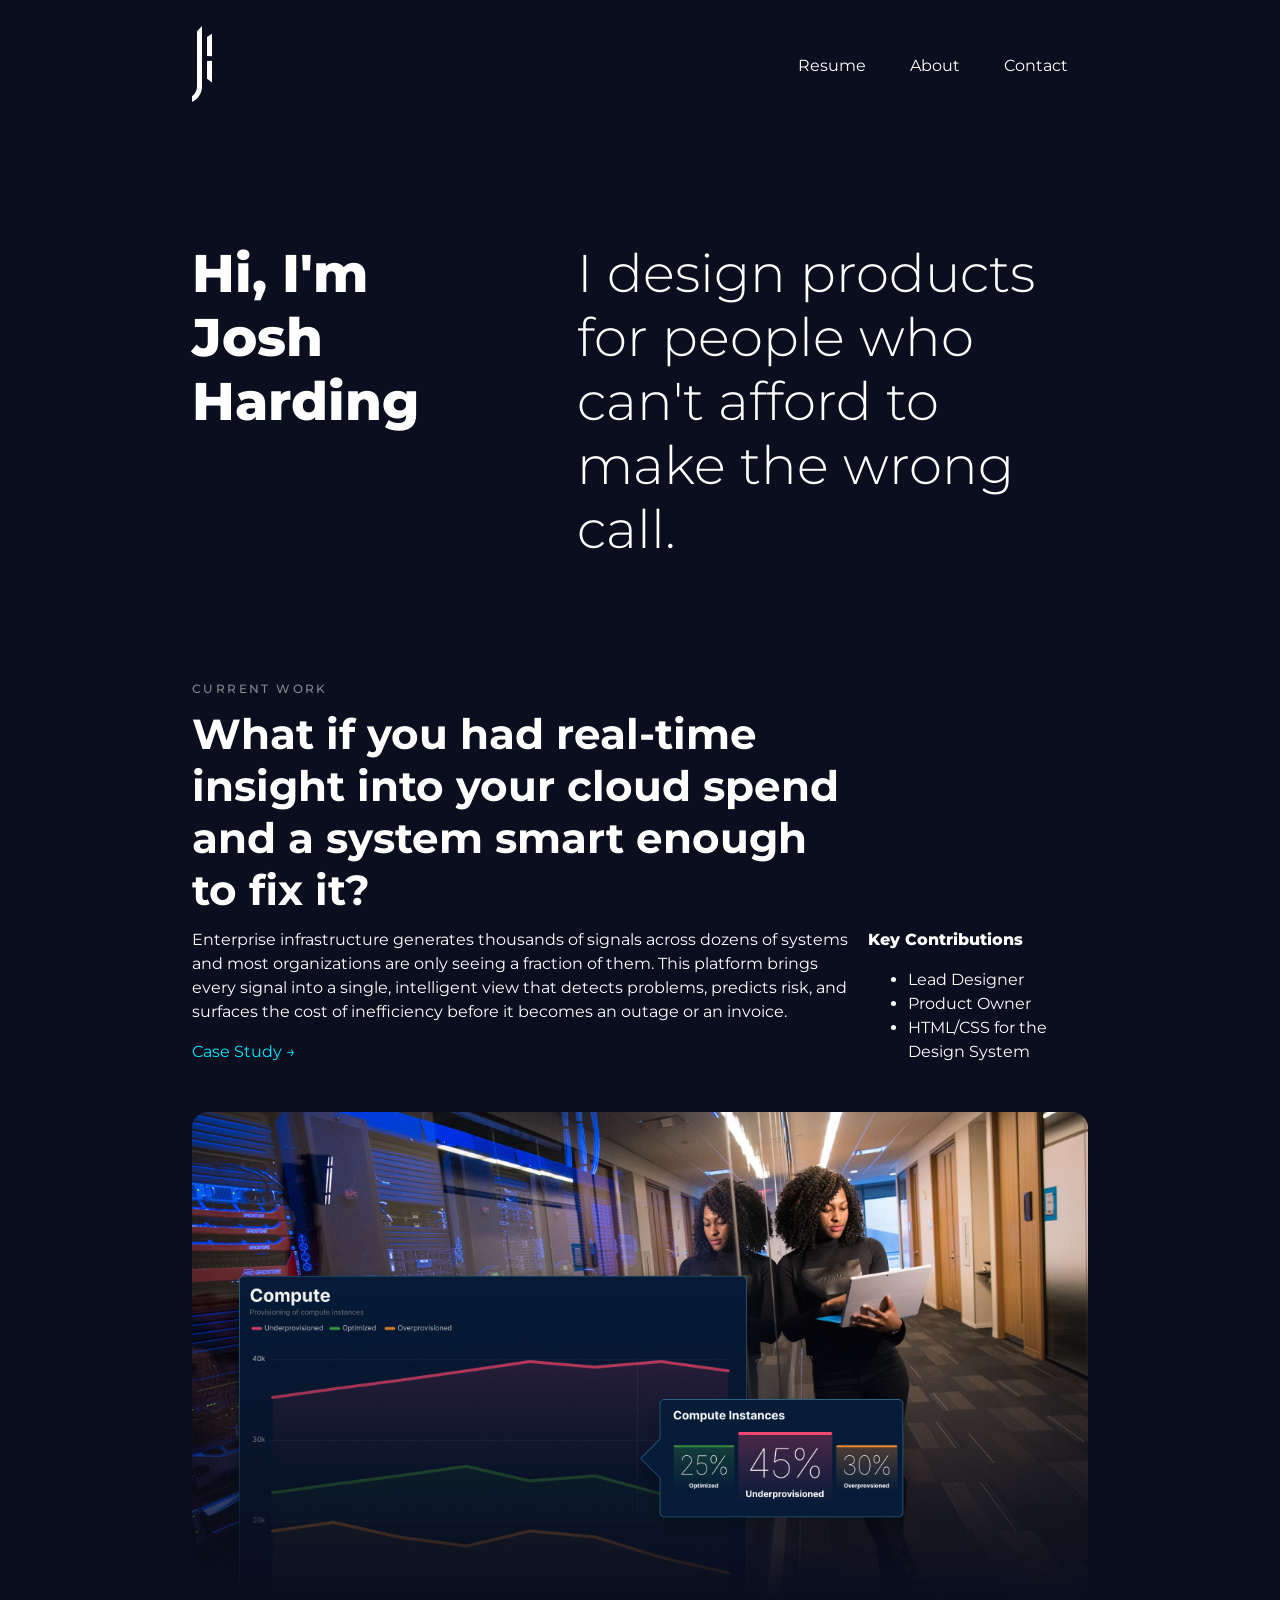
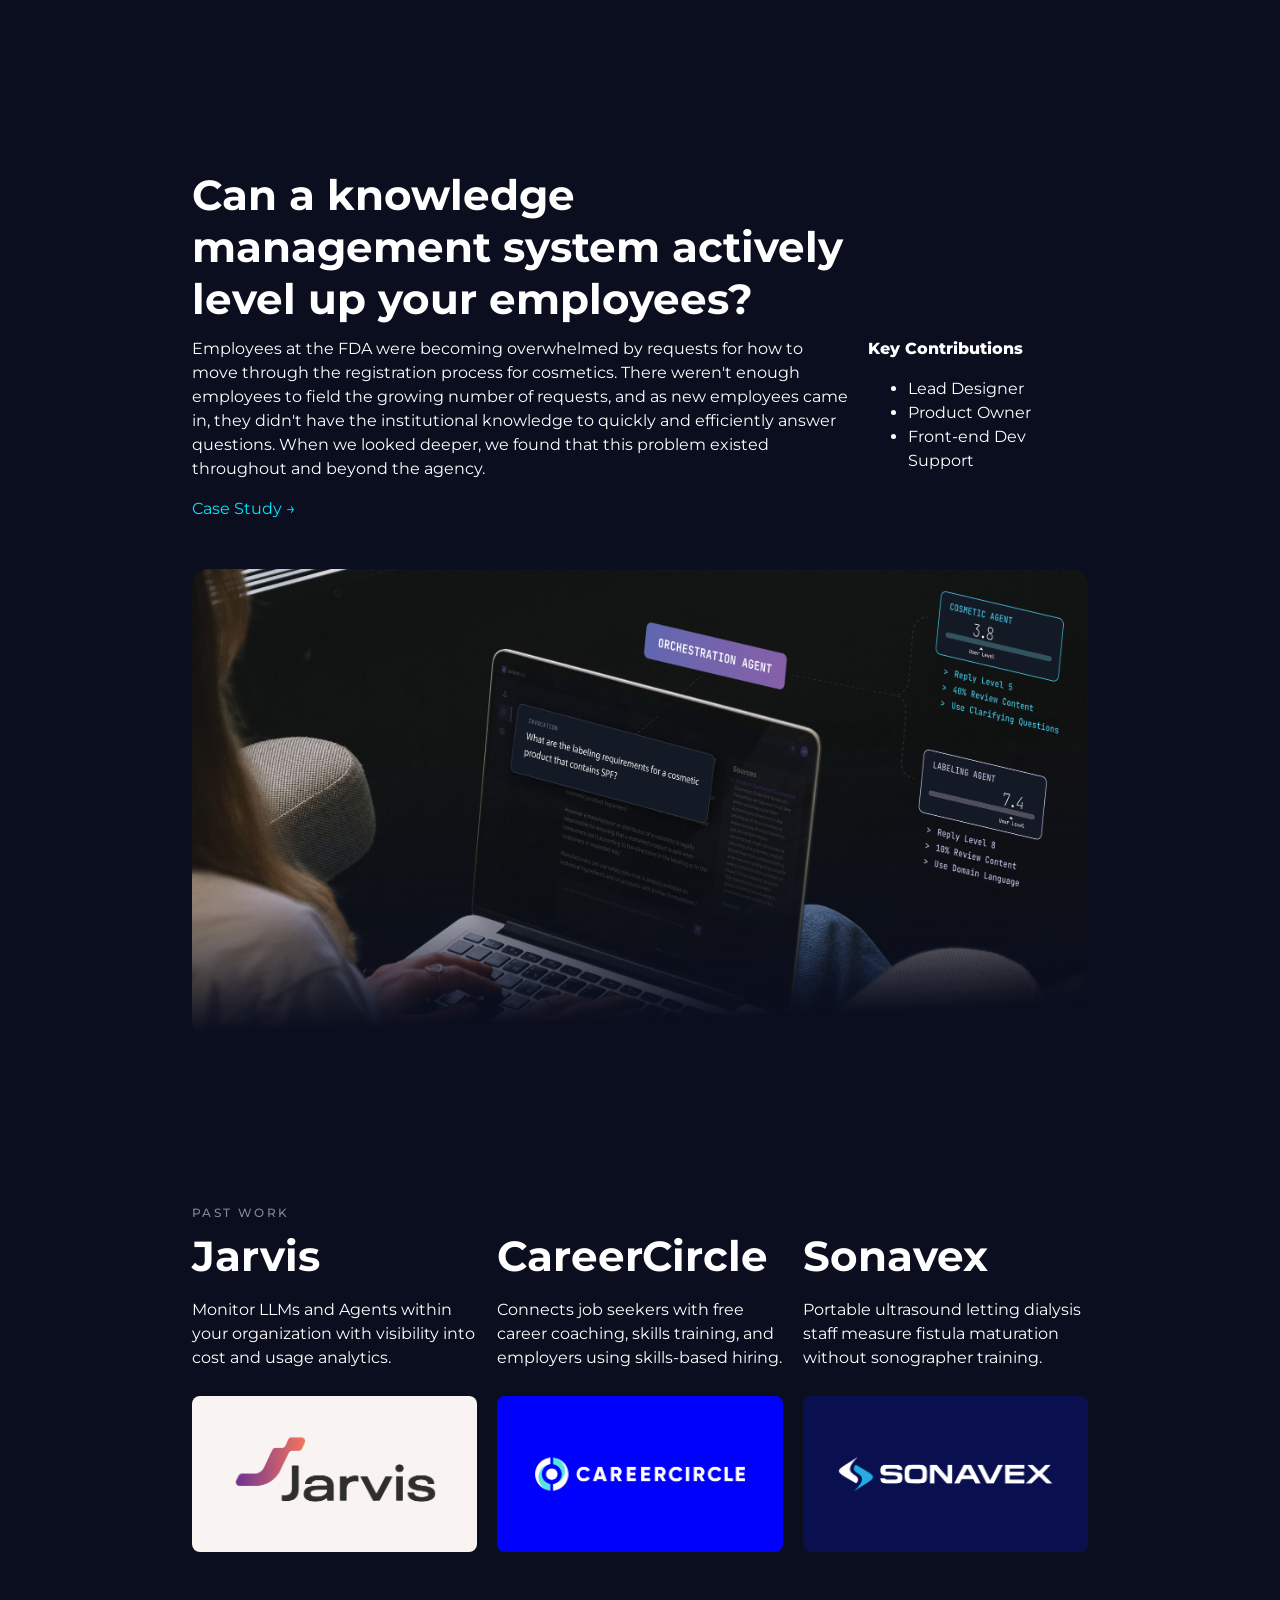
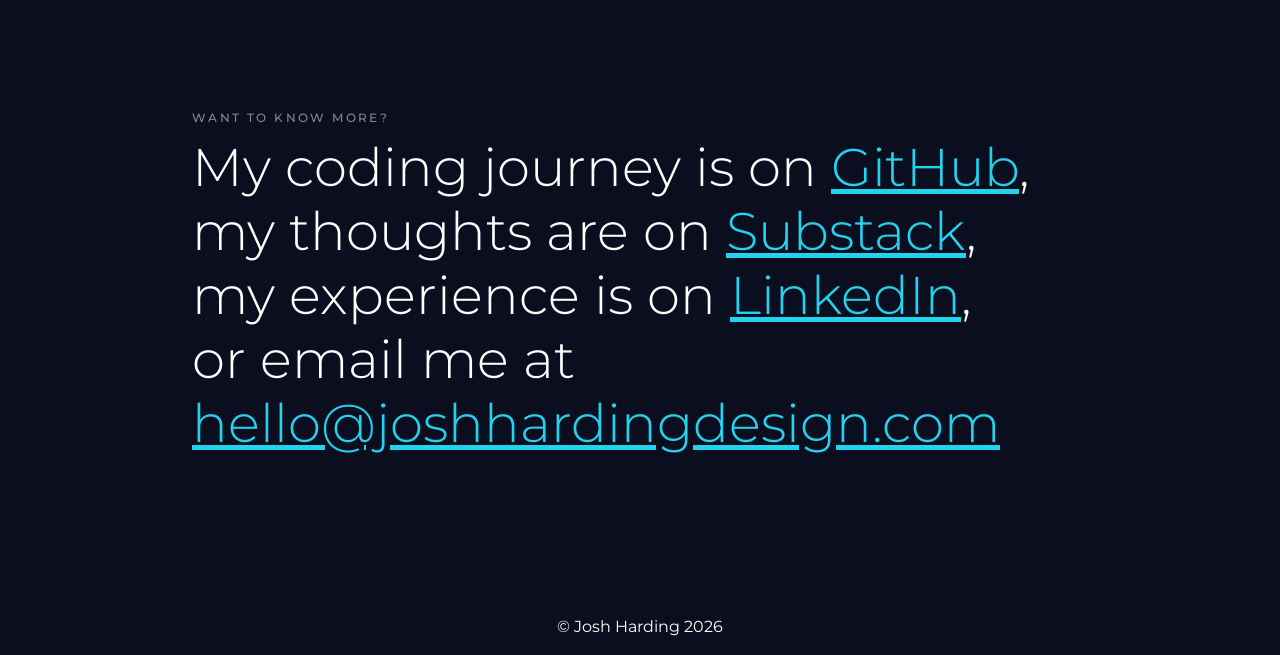
<file: index.html>
<!DOCTYPE html>
<html lang="en">
<head>
    <meta charset="UTF-8">
    <meta name="viewport" content="width=device-width, initial-scale=1.0">
    <title>Josh Harding - Product Designer</title>
    <link rel="stylesheet" href="styles.css">
    <link rel="preconnect" href="https://fonts.googleapis.com">
    <link rel="preconnect" href="https://fonts.gstatic.com" crossorigin>
    <link href="https://fonts.googleapis.com/css2?family=Montserrat:ital,wght@0,100..900;1,100..900&display=swap"
        rel="stylesheet">
</head>
<body>
    <div>
        <header>
            <nav class="navigation">
                <a href="./index.html"><img src="./images/jh-logo-mark-white.svg" alt="JH Monogram"
                        class="main_logo"></a>
                <div class="nav_group_links">
                    <ul>
                        <li class="nav_items"><a href="https://drive.google.com/file/d/1sCc6e_-9mGhKr966xI0JpeGTvCqOodsL/view?usp=sharing">Resume</a></li>
                        <!-- <li class="nav_items"><a href="#work-section">Work</a></li> -->
                        <li class="nav_items"><a href="./about.html">About</a></li>
                        <li class="nav_items"><a href="#contact-section">Contact</a></li>
                    </ul>
                </div>
            </nav>
        </header>
        <main>
            <div class="home-hero">
                <div>
                    <h1 class="big-body is-bold">Hi, I'm <br>Josh Harding</h1>
                </div>
                <div>
                    <h1 class="big-body">I design products for people who can't afford to make the wrong call.</h1>
                </div>
            </div>
            <h2 class="section-label" id="work-section">CURRENT WORK</h2>
       
        <div class="current-project">
            <div>
                <h3 class="current-title">What if you had real-time insight into your cloud spend and a system smart enough to fix it?</h3>
            </div>
            <div class="current-description">
                <div>
                    <p class="no-margin-top">Enterprise infrastructure generates thousands of signals across dozens of systems and most organizations are only seeing a fraction of them. This platform brings every signal into a single, intelligent view that detects problems, predicts risk, and surfaces the cost of inefficiency before it becomes an outage or an invoice.</p>
                    <a href="./foresite360-case-study.html">
                        <p class="read-more">Case Study &#8594;</p>
                    </a>
                </div>
                <div>
                    <p class="is-bold" style="margin:0">Key Contributions
                    <p>
                    <ul class="key-contributions">
                        <li>Lead Designer</li>
                        <li>Product Owner</li>
                        <li>HTML/CSS for the Design System</li>
                    </ul>
                </div>
            </div>
            <img src="./images/foresite-home2.png" class="current-work-image">
        </div>
        <div class="current-project">
            <div>
                <h3 class="current-title">Can a knowledge management system actively level up your employees?</h3>
            </div>
            <div class="current-description">
                <div>
                    <p class="no-margin-top">Employees at the FDA were becoming overwhelmed by requests for how to move through the registration process for
                    cosmetics. There weren't enough employees to field the growing number of requests, and as new employees came in, they
                    didn't have the institutional knowledge to quickly and efficiently answer questions. When we looked deeper, we found
                    that this problem existed throughout and beyond the agency.</p>
                    <a href="./axiomhub-case-study.html"><p class="read-more">Case Study &#8594;</p></a>
                </div>
                <div>
                    <p class="is-bold" style="margin:0">Key Contributions<p>
                    <ul class="key-contributions">
                        <li>Lead Designer</li>
                        <li>Product Owner</li>
                        <li>Front-end Dev Support</li>
                    </ul>
                </div>
            </div>
            <img src="./images/axiomhub-home2b.png" class="current-work-image">
        </div>
        <h2 class="section-label">PAST WORK</h2>
        <div class="past-work">
            <div>
                <h3 class="past-work-title">Jarvis</h3>
                <p>Monitor LLMs and Agents within your organization with visibility into cost and usage analytics.</p>
                <img src="./images/jarvis-logo.png" class="other-work-banner">
            </div>
            <div>
                <h3 class="past-work-title">CareerCircle</h3>
                <p>Connects job seekers with free career coaching, skills training, and employers using skills-based hiring.</p>
                <img src="./images/careercircle-logo.png" class="other-work-banner">
            </div>
            <div>
                <h3 class="past-work-title">Sonavex</h3>
                <p>Portable ultrasound letting dialysis staff measure fistula maturation without sonographer training.</p>
                <img src="./images/sonavex-logo.png" class="other-work-banner">
            </div>
        </div>
        <h2 class="section-label" id="contact-section">WANT TO KNOW MORE?</h2>
        <p class="big-body no-margin-top">
            My coding journey is on <a href="https://github.com/JoshHardingDesign" class="link">GitHub</a>,<br>
            my thoughts are on <a href="https://substack.com/@deindevelum598724" class="link">Substack</a>,<br>
            my experience is on <a href="https://www.linkedin.com/in/jhardingdesign/" class="link">LinkedIn</a>,<br>
            or email me at <a href="mailto:hello@joshhardingdesign.com" class="link">hello@joshhardingdesign.com</a>
        </p>
        </main>
        <footer>
            <p>© Josh Harding 2026</p>
        </footer>
    </div>
</body>
</file>
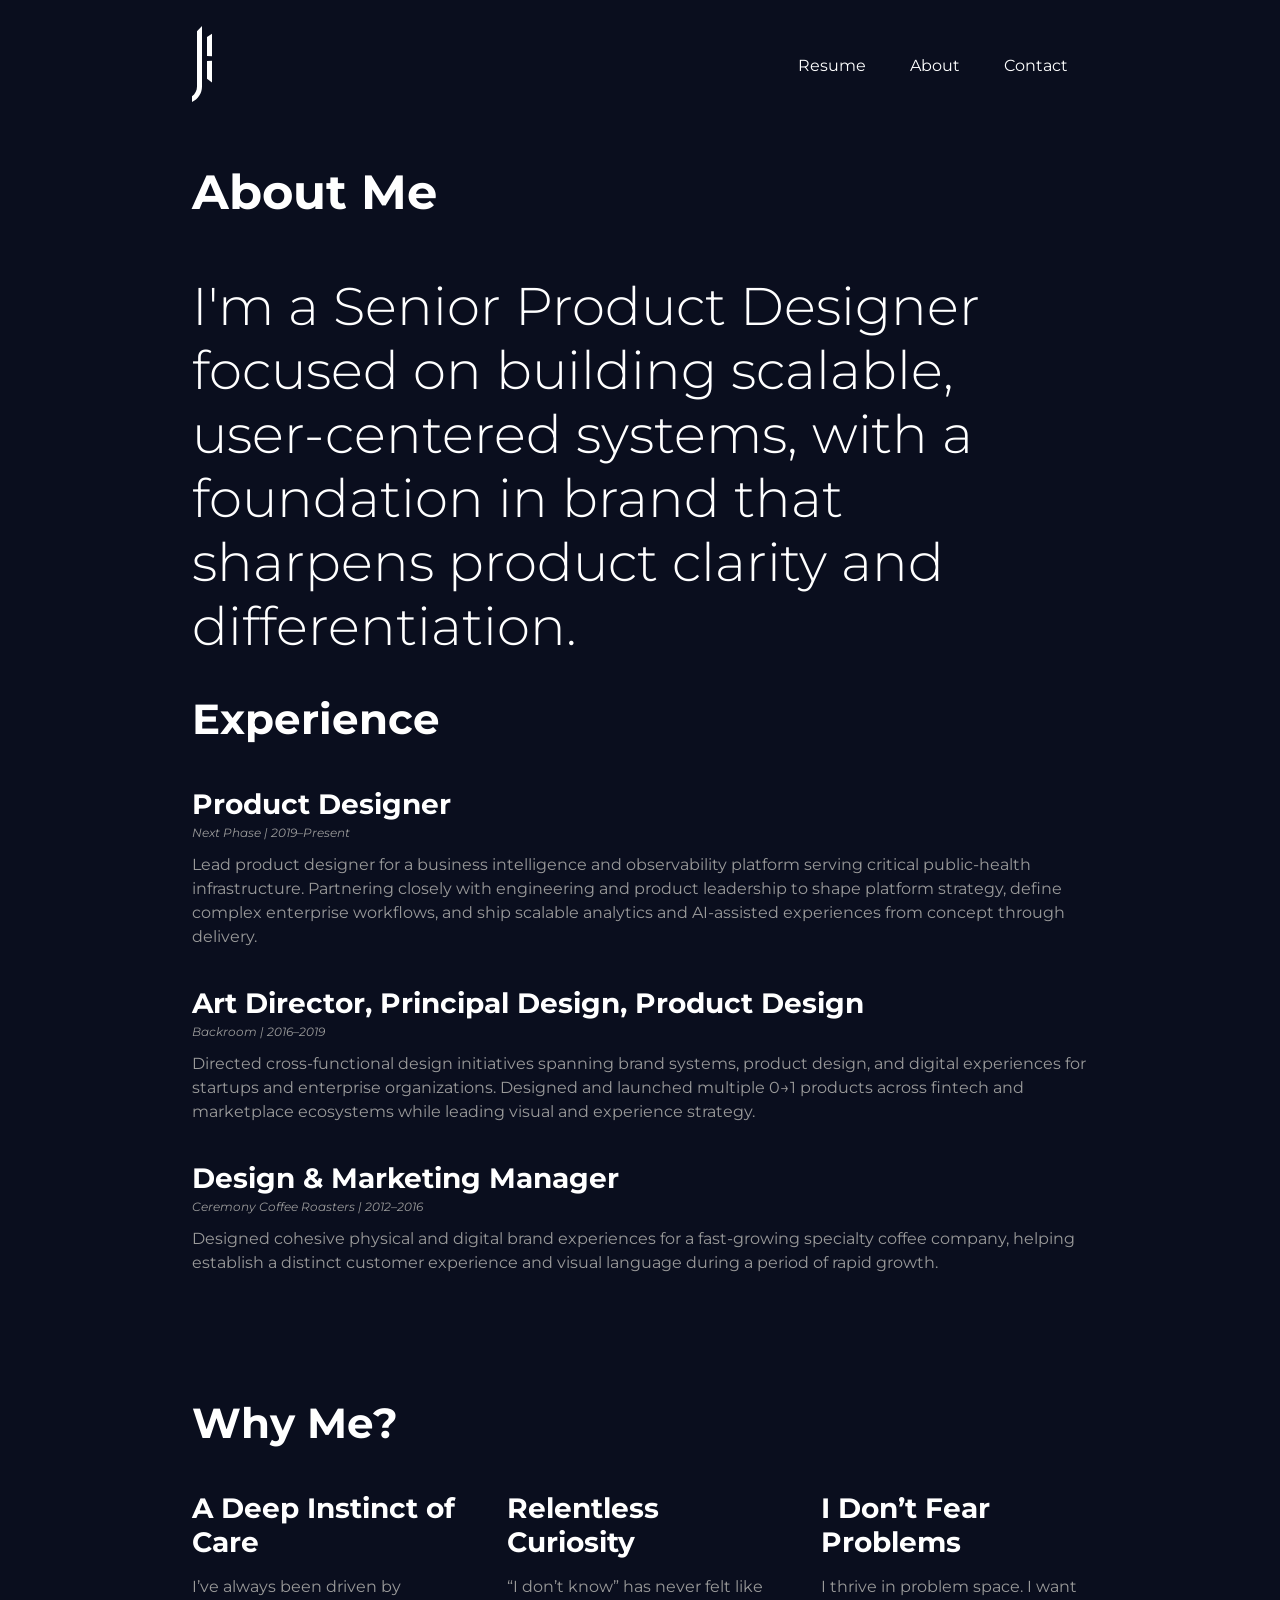
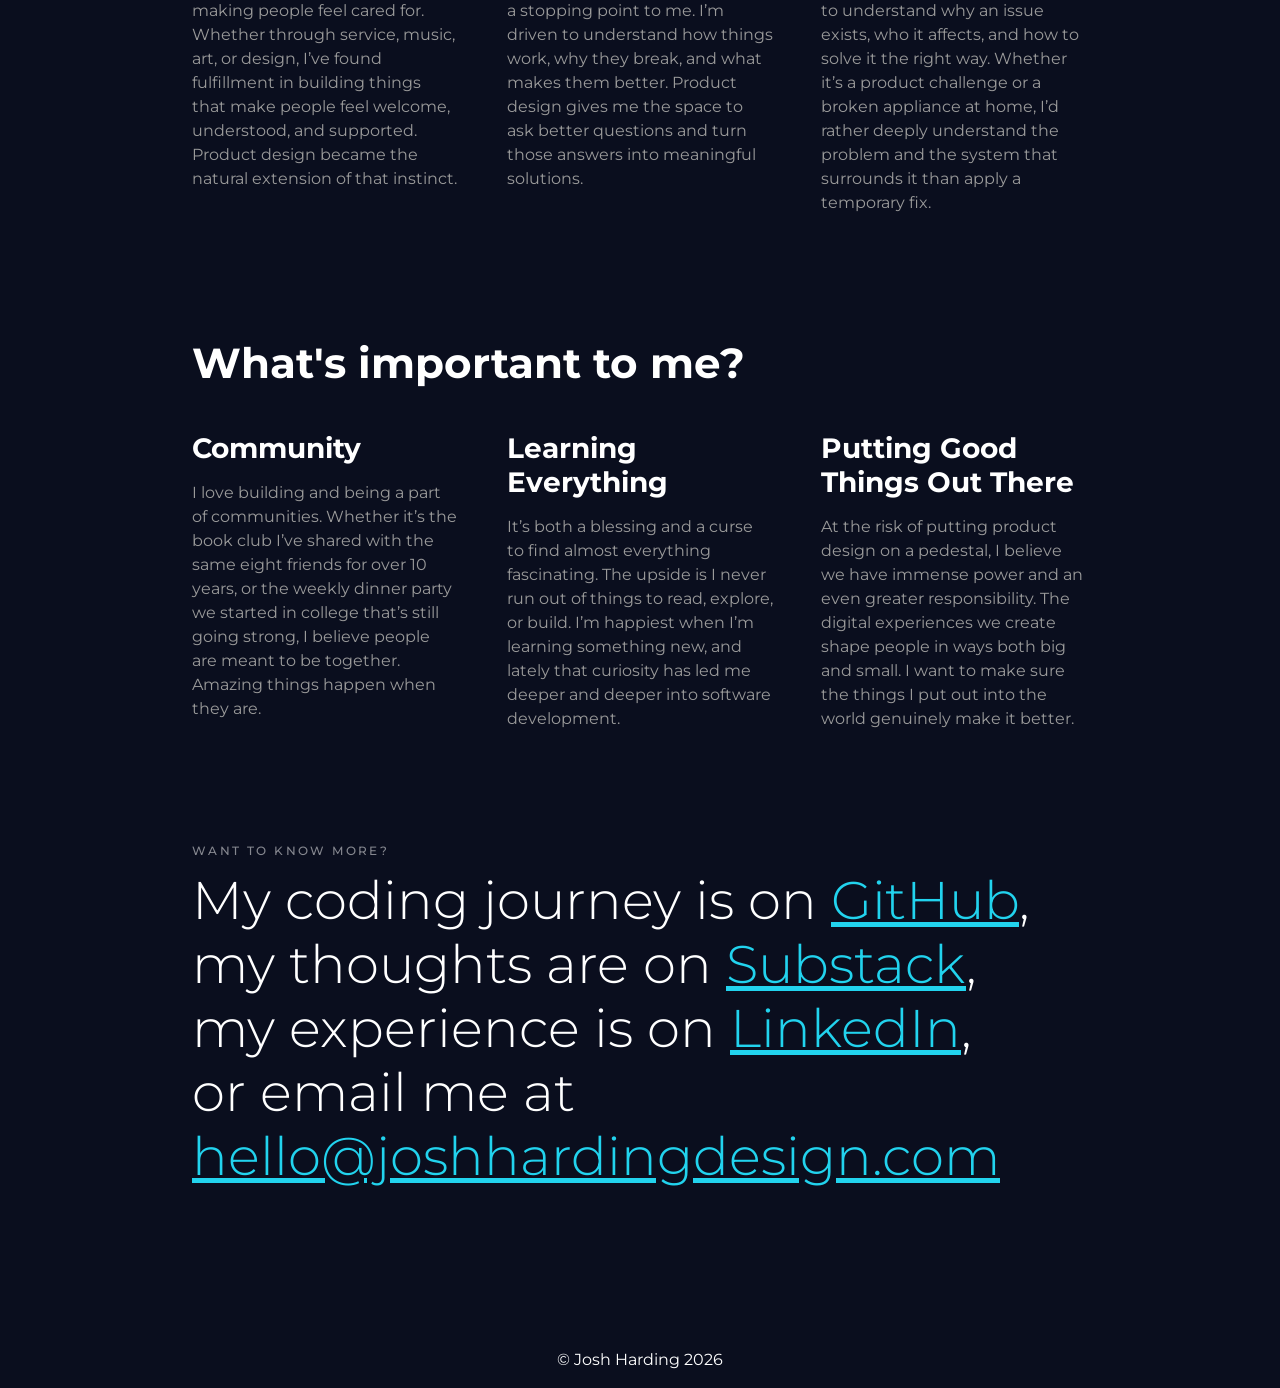
<file: about.html>
<!DOCTYPE html>
<html lang="en">
<head>
    <meta charset="UTF-8">
    <meta name="viewport" content="width=device-width, initial-scale=1.0">
    <title>Josh Harding - About Me</title>
    <link rel="stylesheet" href="styles.css">
    <link rel="preconnect" href="https://fonts.googleapis.com">
    <link rel="preconnect" href="https://fonts.gstatic.com" crossorigin>
    <link href="https://fonts.googleapis.com/css2?family=Montserrat:ital,wght@0,100..900;1,100..900&display=swap"
        rel="stylesheet">
</head>
</head>
<body>
    <div>
        <header>
            <nav class="navigation">
                <a href="./index.html"><img src="./images/jh-logo-mark-white.svg" alt="JH Monogram"
                        class="main_logo"></a>
                <div class="nav_group_links">
                    <ul>
                        <li class="nav_items"><a href="https://drive.google.com/file/d/1sCc6e_-9mGhKr966xI0JpeGTvCqOodsL/view?usp=sharing">Resume</a></li>
                        <!-- <li class="nav_items"><a href="#work-section">Work</a></li> -->
                        <li class="nav_items"><a href="./about.html">About</a></li>
                        <li class="nav_items"><a href="#contact-section">Contact</a></li>
                    </ul>
                </div>
            </nav>
        </header>
        <main>
            <div class="hero-about">
                <div class="hero-left">
                    <h1>About Me</h1>
                    <p class="big-body gray-text">I'm a Senior Product Designer focused on building scalable, user-centered systems, with a foundation in brand that sharpens product clarity and differentiation.</p>
                </div>
                <div class="hero-right">
                    <!-- <img class="headshot" src="./images/jh-headshot-2026.png" alt="headshot of me in a flannel shirt, I have a short beard and two earings in each earlobe"> -->
                </div>
            </div>

            <div class="about-section">
                <h3>Experience</h3>
            
                <h4 class="position">Product Designer</h4>
                <p class="resume-company-date">Next Phase  |  2019–Present</p>
                <p class="resume-description">Lead product designer for a business intelligence and observability platform serving critical public-health infrastructure. Partnering closely with engineering and product leadership to shape platform strategy, define complex enterprise workflows, and ship scalable analytics and AI-assisted experiences from concept through delivery.</p>
            
                <h4 class="position">Art Director, Principal Design, Product Design</h4>
                <p class="resume-company-date">Backroom  |  2016–2019</p>
                <p class="resume-description">Directed cross-functional design initiatives spanning brand systems, product design, and digital experiences for startups and enterprise organizations. Designed and launched multiple 0→1 products across fintech and marketplace ecosystems while leading visual and experience strategy.</p>

                <h4 class="position">Design & Marketing Manager</h4>
                <p class="resume-company-date" style="margin:0">Ceremony Coffee Roasters  |  2012–2016</p>
                <p  class="resume-description">Designed cohesive physical and digital brand experiences for a fast-growing specialty coffee company, helping establish a distinct customer experience and visual language during a period of rapid growth.</p>
            </div>
            
            <div class="about-section">
                <h3>Why Me?</h3>
                <div class="three-column">
                    <div>
                        <h4 style="margin:0">A Deep Instinct of Care</h4>
                        <p class="gray-text">I’ve always been driven by making people feel cared for. Whether through service, music, art, or design, I’ve found fulfillment in building things that make people feel welcome, understood, and supported. Product design became the natural extension of that instinct.</p>
                    </div>
                    <div>
                        <h4 style="margin:0">Relentless Curiosity</h4>
                        <p class="gray-text">“I don’t know” has never felt like a stopping point to me. I’m driven to understand how things work, why they break, and what makes them better. Product design gives me the space to ask better questions and turn those answers into meaningful solutions.</p>
                    </div>
                    <div>
                        <h4 style="margin:0">I Don’t Fear Problems</h4>
                        <p class="gray-text">I thrive in problem space. I want to understand why an issue exists, who it affects, and how to solve it the right way. Whether it’s a product challenge or a broken appliance at home, I’d rather deeply understand the problem and the system that surrounds it than apply a temporary fix.</p>
                    </div>
                </div>
            </div>
            
            <div class="about-section">
                <h3>What&#39s important to me?</h3>
                <div class="three-column">
                    <div>
                        <h4 style="margin:0">Community</h4>
                        <p class="gray-text">I love building and being a part of communities. Whether it’s the book club I’ve shared with the same eight friends for over 10 years, or the weekly dinner party we started in college that’s still going strong, I believe people are meant to be together. Amazing things happen when they are.</p>
                    </div>
                    <div>
                        <h4 style="margin:0">Learning Everything</h4>
                        <p class="gray-text">It’s both a blessing and a curse to find almost everything fascinating. The upside is I never run out of things to read, explore, or build. I’m happiest when I’m learning something new, and lately that curiosity has led me deeper and deeper into software development.</p>
                    </div>
                    <div>
                        <h4 style="margin:0">Putting Good Things Out There</h4>
                        <p class="gray-text">At the risk of putting product design on a pedestal, I believe we have immense power and an even greater responsibility. The digital experiences we create shape people in ways both big and small. I want to make sure the things I put out into the world genuinely make it better.</p>
                    </div>
                </div>
            </div>
            <h2 class="section-label margin-top" id="contact-section">WANT TO KNOW MORE?</h2>
            <p class="big-body no-margin-top">
                My coding journey is on <a href="https://github.com/JoshHardingDesign" class="link">GitHub</a>,<br>
                my thoughts are on <a href="https://substack.com/@deindevelum598724" class="link">Substack</a>,<br>
                my experience is on <a href="https://www.linkedin.com/in/jhardingdesign/" class="link">LinkedIn</a>,<br>
                or email me at <a href="mailto:hello@joshhardingdesign.com" class="link">hello@joshhardingdesign.com</a>
            </p>
        </main>
        <footer><p>© Josh Harding 2026</p></footer>
    </div>
</body>
</html>
</file>
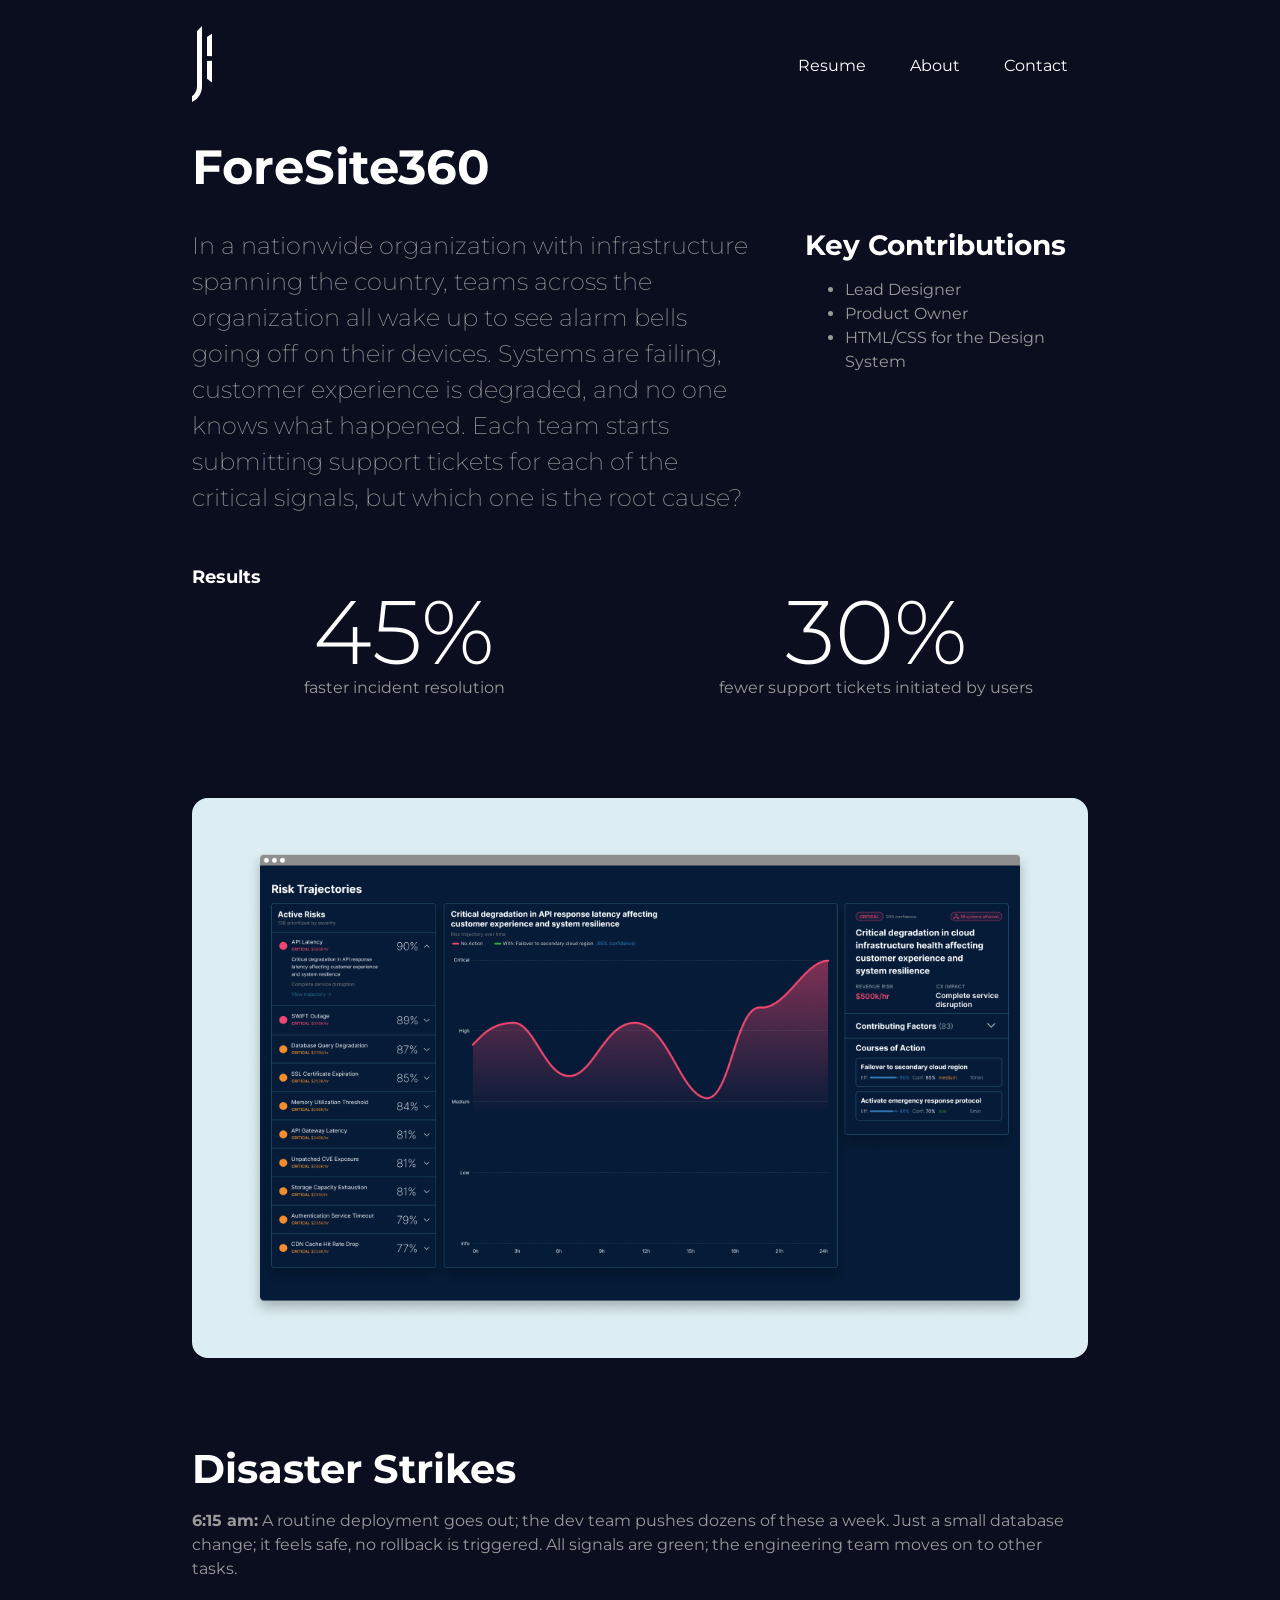
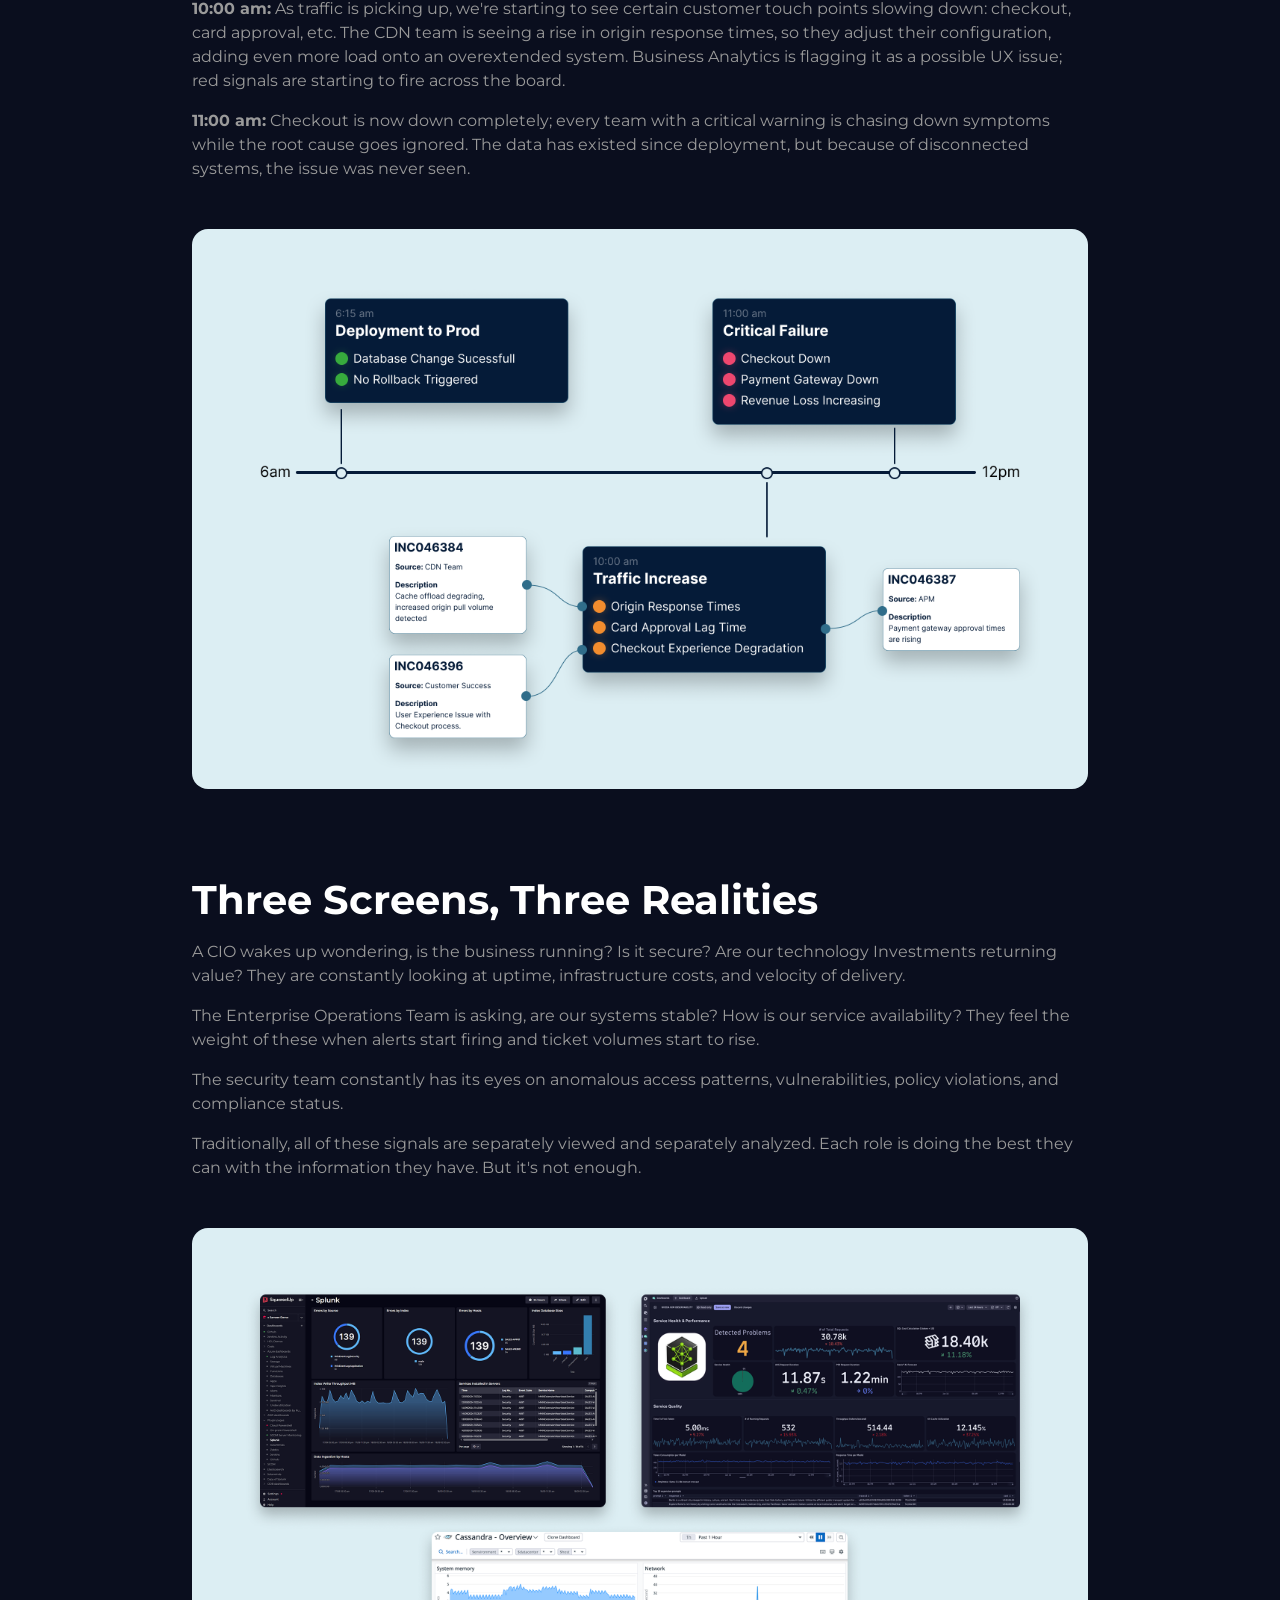
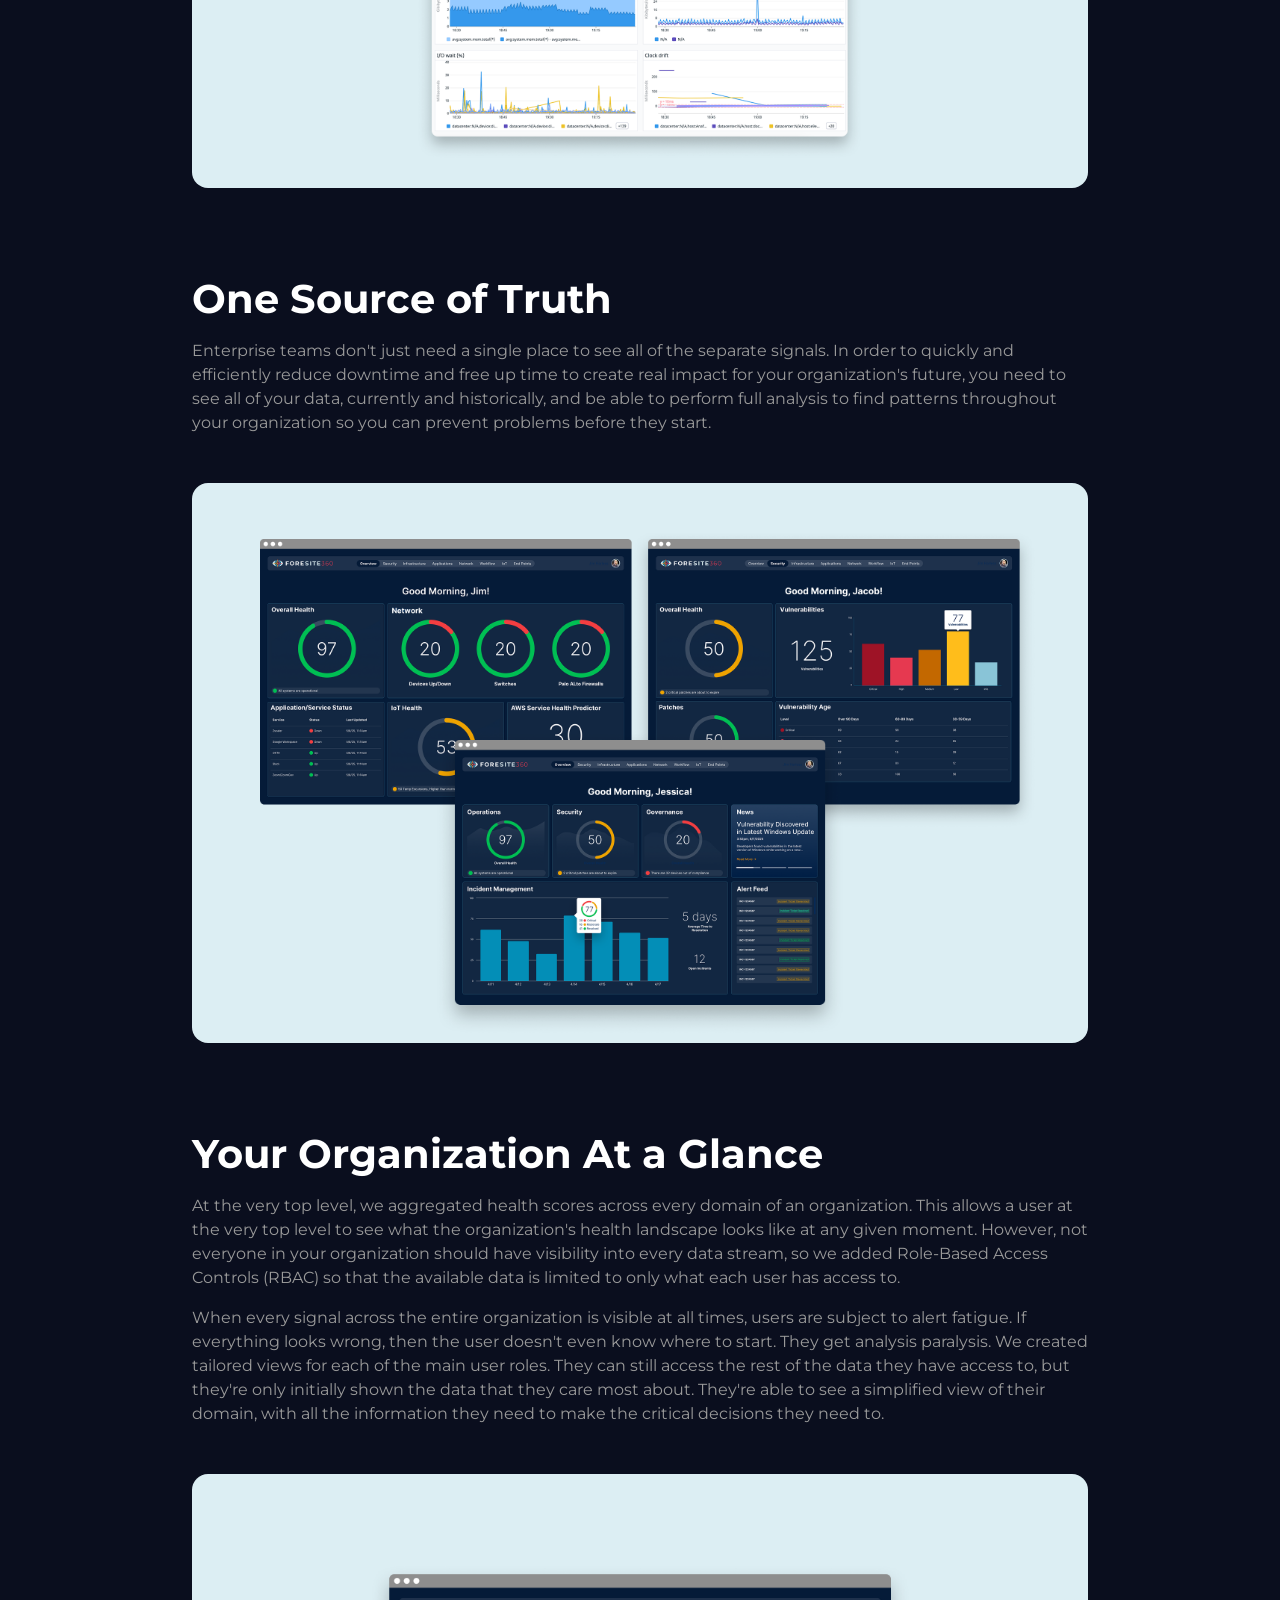
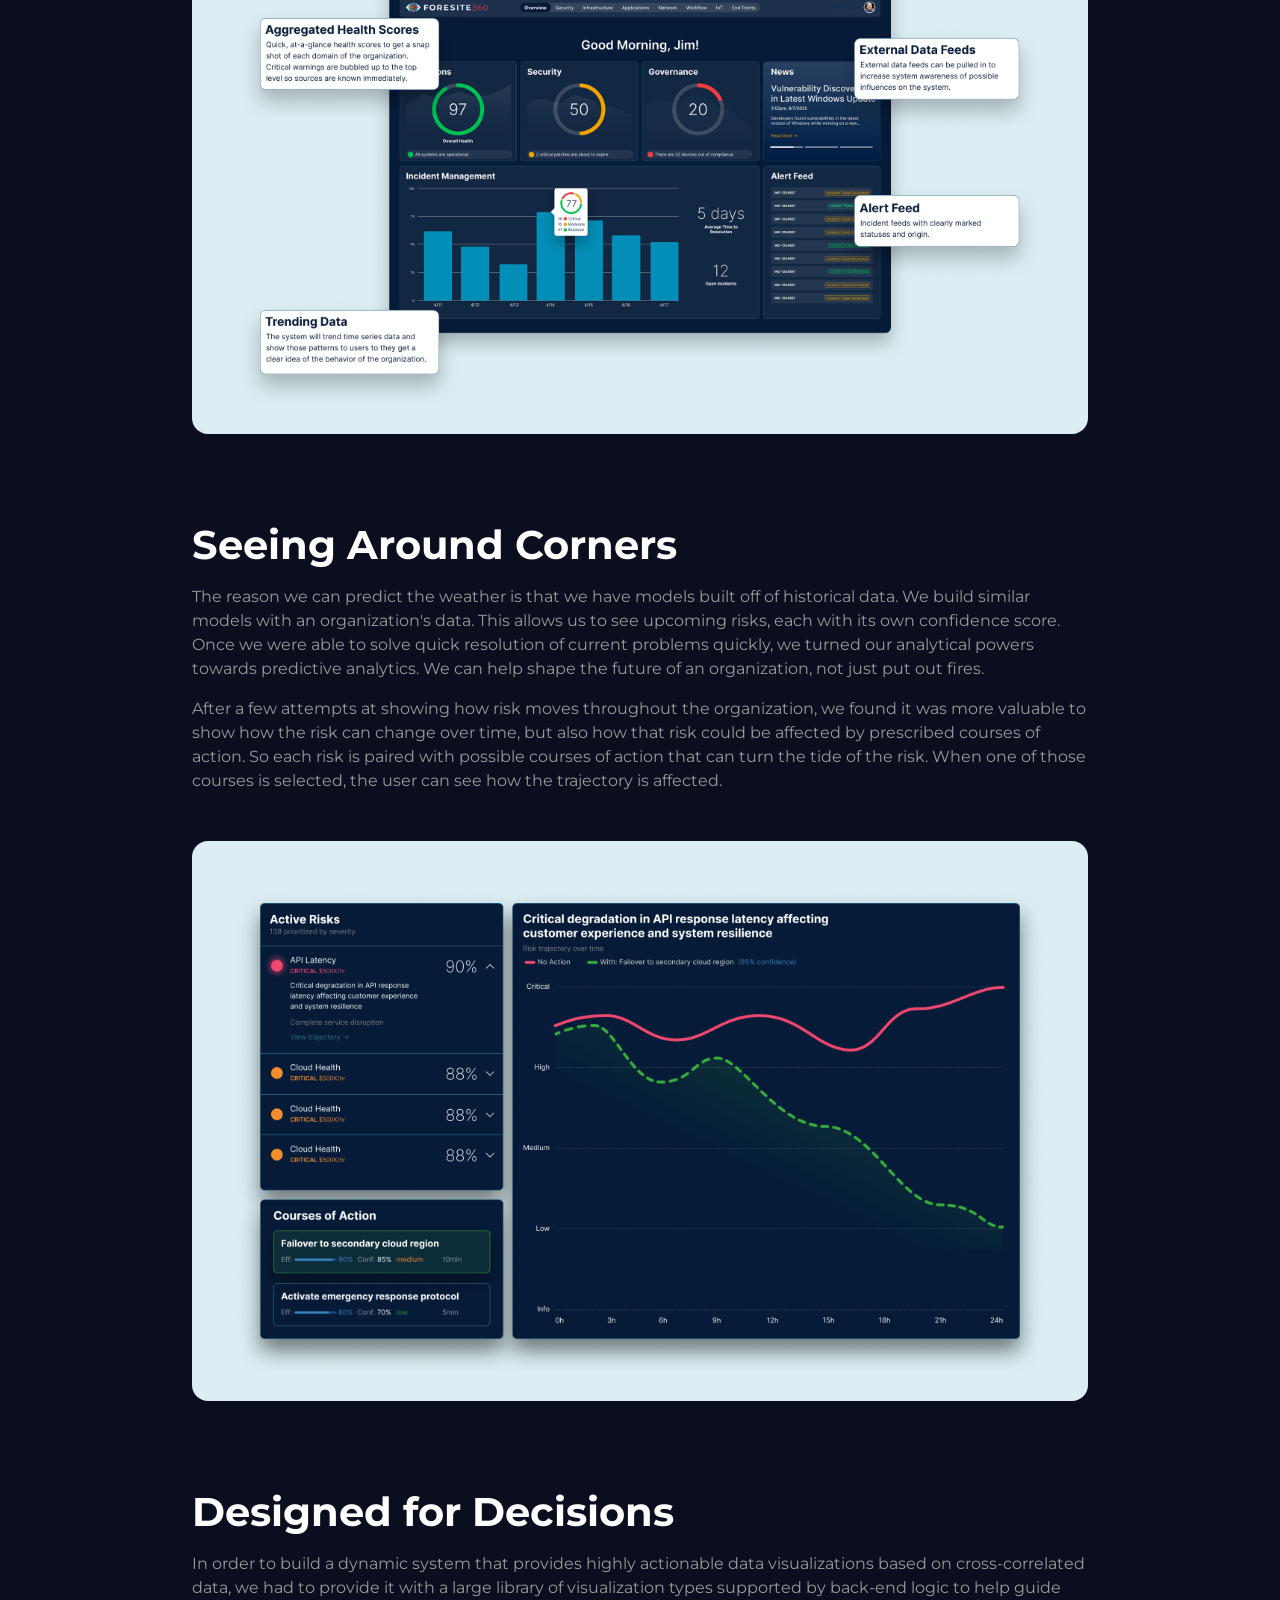
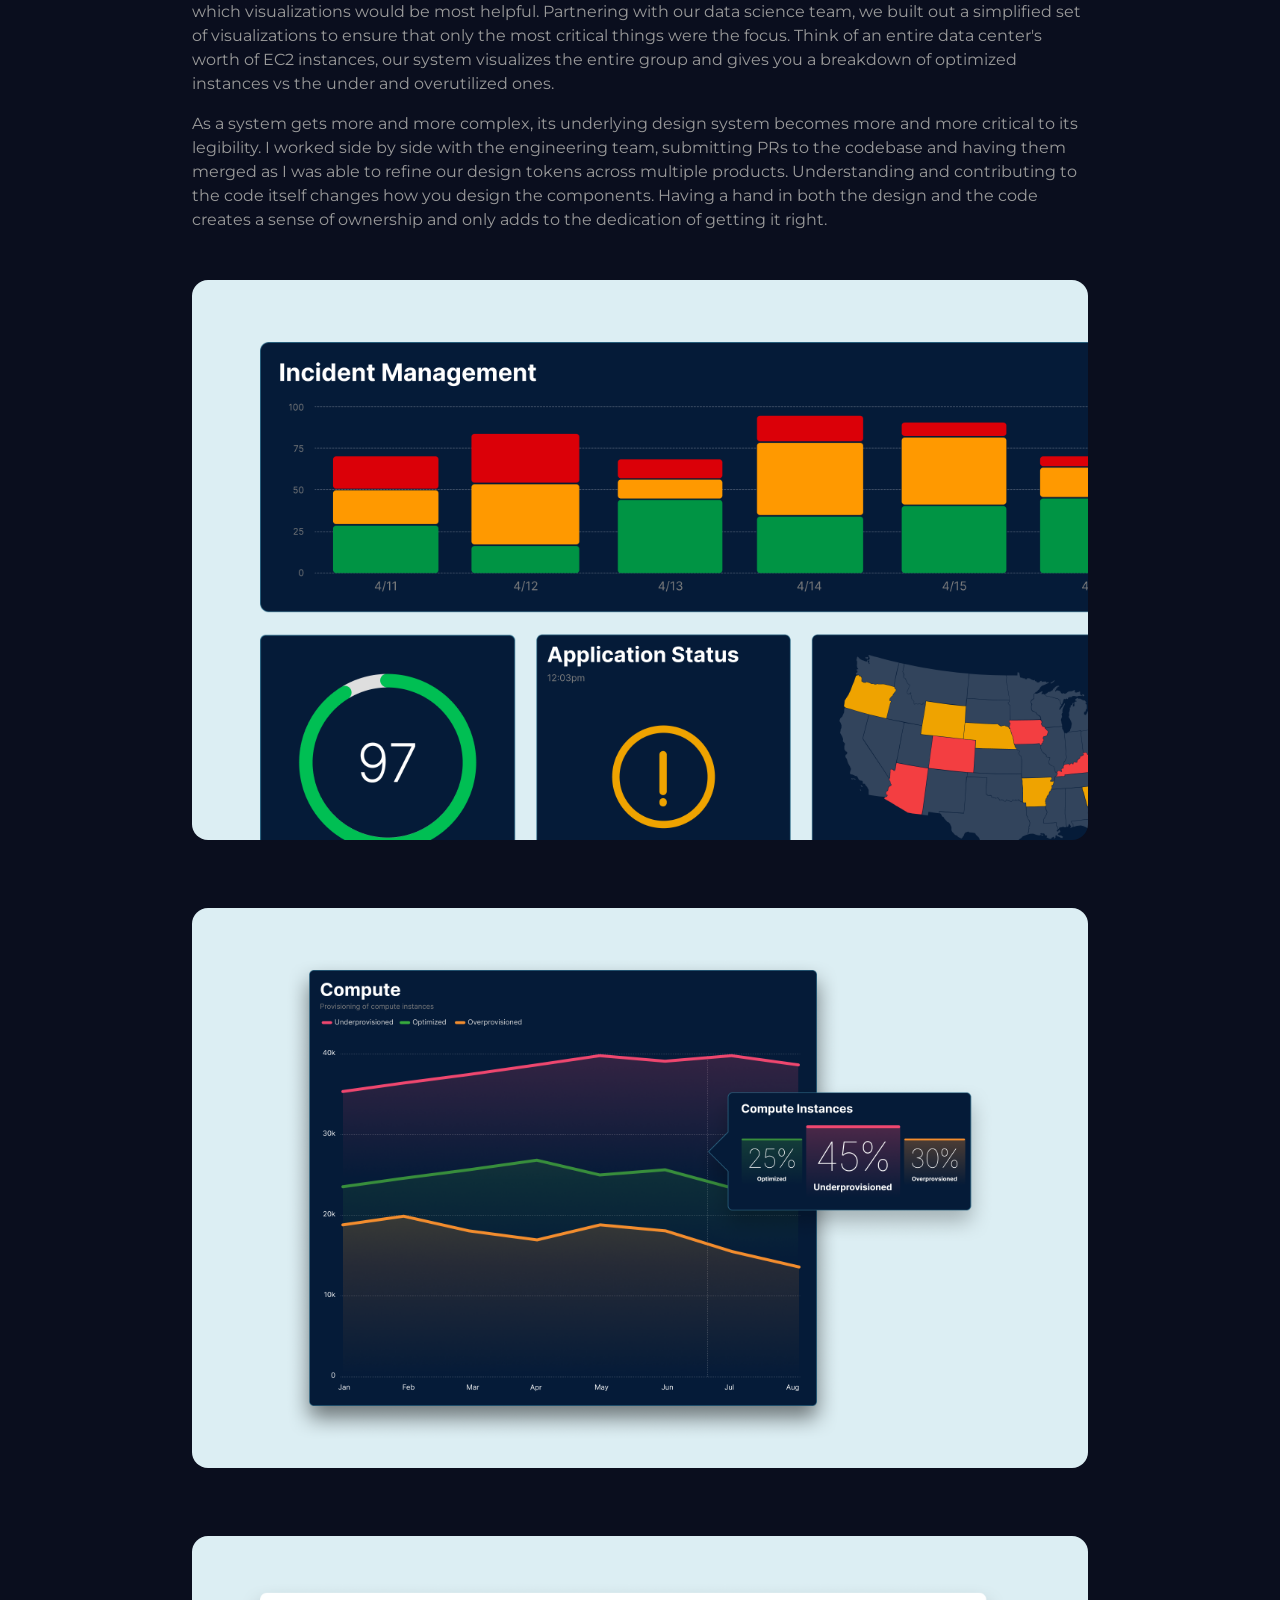
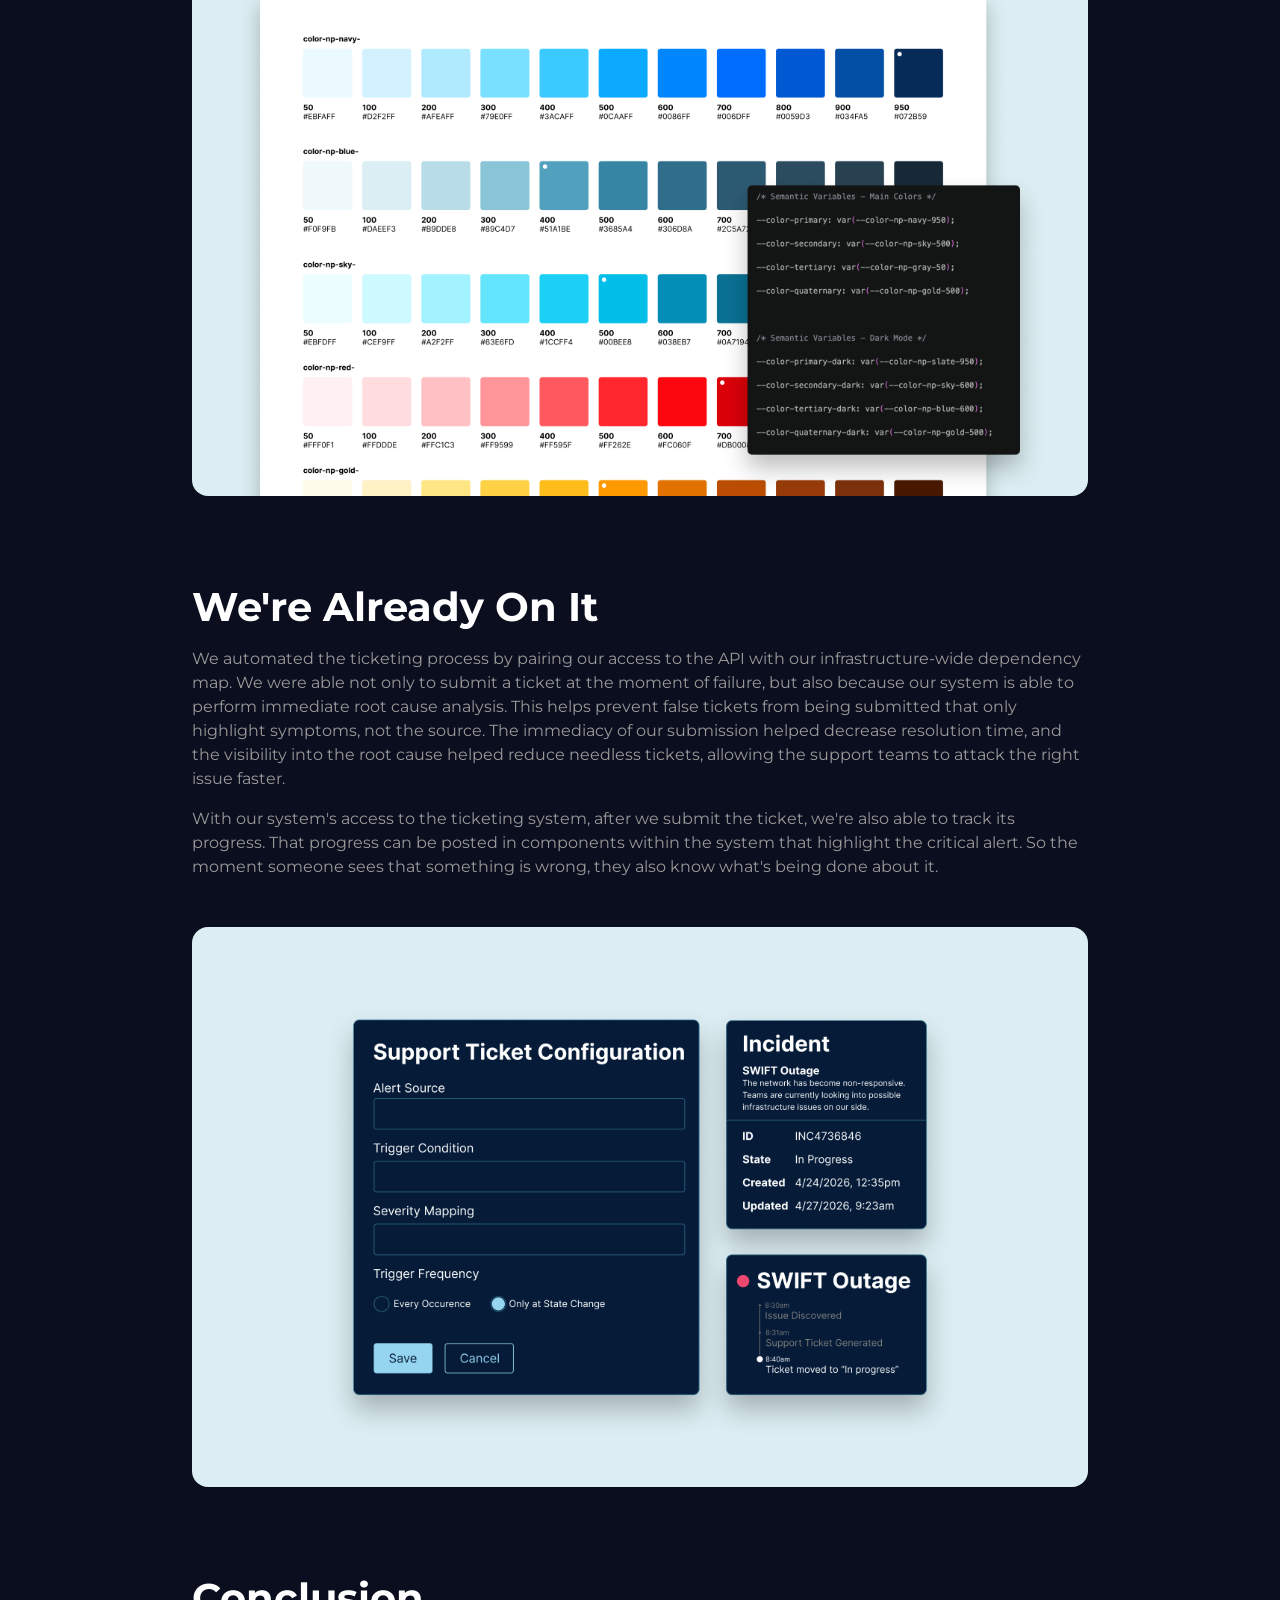
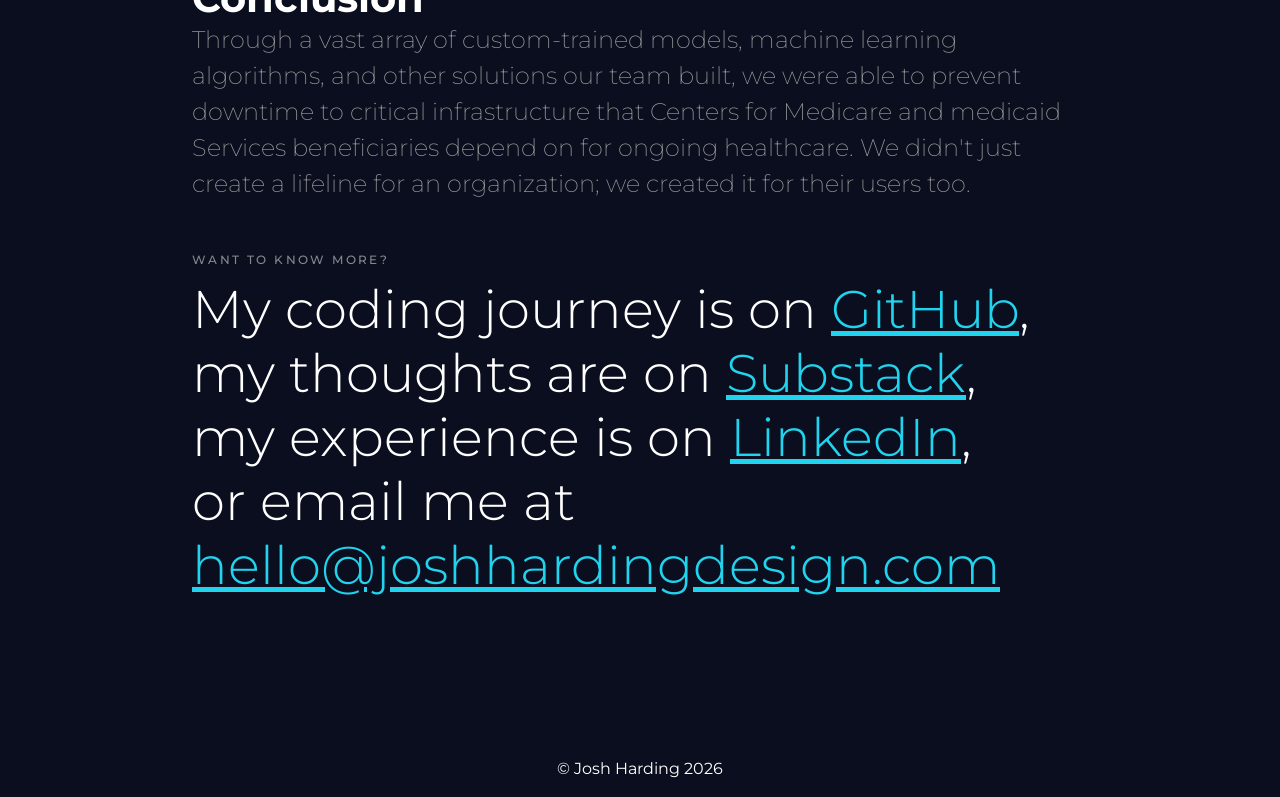
<file: foresite360-case-study.html>
<!DOCTYPE html>
<html lang="en">
<head>
    <meta charset="UTF-8">
    <meta name="viewport" content="width=device-width, initial-scale=1.0">
    <title>Josh Harding - Product Designer</title>
    <link rel="stylesheet" href="styles.css">
    <link rel="preconnect" href="https://fonts.googleapis.com">
    <link rel="preconnect" href="https://fonts.gstatic.com" crossorigin>
    <link href="https://fonts.googleapis.com/css2?family=Montserrat:ital,wght@0,100..900;1,100..900&display=swap"
        rel="stylesheet">
</head>
<body>
    <div>
    <header>
        <nav class="navigation">
            <a href="./index.html"><img src="./images/jh-logo-mark-white.svg" alt="JH Monogram" class="main_logo"></a>
            <div class="nav_group_links">
                <ul>
                    <li class="nav_items"><a
                            href="https://drive.google.com/file/d/1sCc6e_-9mGhKr966xI0JpeGTvCqOodsL/view?usp=sharing">Resume</a>
                    </li>
                    <!-- <li class="nav_items"><a href="#work-section">Work</a></li> -->
                    <li class="nav_items"><a href="./about.html">About</a></li>
                    <li class="nav_items"><a href="#contact-section">Contact</a></li>
                </ul>
            </div>
        </nav>
    </header>
    <main>
        <h1>ForeSite360</h1>
        <div class="hero-project">
            <div>
                <p class="project-description gray-text">In a nationwide organization with infrastructure spanning the country, teams across the organization all wake up to see
                alarm bells going off on their devices. Systems are failing, customer experience is degraded, and no one knows what
                happened. Each team starts submitting support tickets for each of the critical signals, but which one is the root cause?</p>
            </div>
            <div>
                <h4 style="margin:0">Key Contributions</h4>
                <ul>
                    <li class="gray-text">Lead Designer</li>
                    <li class="gray-text">Product Owner</li>
                    <li class="gray-text">HTML/CSS for the Design System</li>
                </ul>
            </div>
        </div>
        <div class="project-subsection">
            <h2 class="project-subsection-title">Results</h2>
            <div class="results-project-2col">
                <div>
                    <p class="result-metric">45%</p>
                    <p class="gray-text">faster incident resolution</p>
                </div>
                <div>
                    <p class="result-metric">30%</p>
                    <p class="gray-text">fewer support tickets initiated by users</p>
                </div>
            </div>
        </div>

        <div class="project-main-image">
            <img class="project-main-image" src="./images/ForeSite360-Intro.png">
        </div>
       
        <div class="project-subsection">
            <h2 style="margin:0">Disaster Strikes</h2>
            <p class="gray-text"><strong>6:15 am:</strong> A routine deployment goes out; the dev team pushes dozens of these a week. Just a small database change; it
            feels safe, no rollback is triggered. All signals are green; the engineering team moves on to other tasks.</p>
            
            <p class="gray-text"><strong>10:00 am:</strong> As traffic is picking up, we're starting to see certain customer touch points slowing down: checkout, card
            approval, etc. The CDN team is seeing a rise in origin response times, so they adjust their configuration, adding even
            more load onto an overextended system. Business Analytics is flagging it as a possible UX issue; red signals are
            starting to fire across the board.</p>
            
            <p class="gray-text"><strong>11:00 am:</strong> Checkout is now down completely; every team with a critical warning is chasing down symptoms while the root
            cause goes ignored. The data has existed since deployment, but because of disconnected systems, the issue was never
            seen.</p>
            <img class="project-main-image" src="./images/ForeSite360-Timeline.png">
        </div>

        <div class="project-subsection">
            <h2 style="margin:0">Three Screens, Three Realities</h2>
            <p class="gray-text">A CIO wakes up wondering, is the business running? Is it secure? Are our technology Investments returning value? They
            are constantly looking at uptime, infrastructure costs, and velocity of delivery.</p>
            
            <p class="gray-text">The Enterprise Operations Team is asking, are our systems stable? How is our service availability? They feel the weight
            of these when alerts start firing and ticket volumes start to rise.</p>
            
            <p class="gray-text">The security team constantly has its eyes on anomalous access patterns, vulnerabilities, policy violations, and
            compliance status.</p>
            
            <p class="gray-text">Traditionally, all of these signals are separately viewed and separately analyzed. Each role is doing the best they can
            with the information they have. But it's not enough.</p>
            <img class="project-main-image" src="./images/ForeSite360-ThreeTools.png">
        </div>
       
        <div class="project-subsection">
            <h2 style="margin:0">One Source of Truth</h2>
            <p class="gray-text">Enterprise teams don't just need a single place to see all of the separate signals. In order to quickly and efficiently
            reduce downtime and free up time to create real impact for your organization's future, you need to see all of your data,
            currently and historically, and be able to perform full analysis to find patterns throughout your organization so you
            can prevent problems before they start.</p>
            <img class="project-main-image" src="./images/ForeSite360-ThreeDashboards.png">
        </div>

        <div class="project-subsection">
            <h2 style="margin:0">Your Organization At a Glance</h2>
            <p class="gray-text">At the very top level, we aggregated health scores across every domain of an organization. This allows a user at the
            very top level to see what the organization's health landscape looks like at any given moment. However, not everyone in
            your organization should have visibility into every data stream, so we added Role-Based Access Controls (RBAC) so that
            the available data is limited to only what each user has access to.</p>
            <p class="gray-text">When every signal across the entire organization is visible at all times, users are subject to alert fatigue. If
            everything looks wrong, then the user doesn't even know where to start. They get analysis paralysis. We created tailored
            views for each of the main user roles. They can still access the rest of the data they have access to, but they're only
            initially shown the data that they care most about. They're able to see a simplified view of their domain, with all the
            information they need to make the critical decisions they need to.</p>
            <img class="project-main-image" src="./images/ForeSite360-CIODash.png">
        </div>

        <div class="project-subsection">
            <h2 style="margin:0">Seeing Around Corners</h2>
            <p class="gray-text">The reason we can predict the weather is that we have models built off of historical data. We build similar models with
            an organization's data. This allows us to see upcoming risks, each with its own confidence score. Once we were able to
            solve quick resolution of current problems quickly, we turned our analytical powers towards predictive analytics. We can
            help shape the future of an organization, not just put out fires.</p>
            <p class="gray-text">After a few attempts at showing how risk moves throughout the organization, we found it was more valuable to show how
            the risk can change over time, but also how that risk could be affected by prescribed courses of action. So each risk is
            paired with possible courses of action that can turn the tide of the risk. When one of those courses is selected, the
            user can see how the trajectory is affected.</p>
            <img class="project-main-image" src="./images/ForeSite360-Banner.png">
        </div>

        <div class="project-subsection">
            <h2 style="margin:0">Designed for Decisions</h2>
            <p class="gray-text">In order to build a dynamic system that provides highly actionable data visualizations based on cross-correlated data,
            we had to provide it with a large library of visualization types supported by back-end logic to help guide which
            visualizations would be most helpful. Partnering with our data science team, we built out a simplified set of
            visualizations to ensure that only the most critical things were the focus. Think of an entire data center's worth of
            EC2 instances, our system visualizes the entire group and gives you a breakdown of optimized instances vs the under and
            overutilized ones.</p>
            <p class="gray-text">As a system gets more and more complex, its underlying design system becomes more and more critical to its legibility. I
            worked side by side with the engineering team, submitting PRs to the codebase and having them merged as I was able to
            refine our design tokens across multiple products. Understanding and contributing to the code itself changes how you
            design the components. Having a hand in both the design and the code creates a sense of ownership and only adds to the
            dedication of getting it right.</p>
            <img class="project-main-image" src="./images/ForeSite360-Visualizations.png">
            <img class="project-main-image" src="./images/ForeSite360-Compute.png">
            <img class="project-main-image" src="./images/ForeSite360-System.png">
        </div>

        <div class="project-subsection">
            <h2 style="margin:0">We're Already On It</h2>
            <p class="gray-text">We automated the ticketing process by pairing our access to the API with our infrastructure-wide dependency map. We were
            able not only to submit a ticket at the moment of failure, but also because our system is able to perform immediate root
            cause analysis. This helps prevent false tickets from being submitted that only highlight symptoms, not the source. The
            immediacy of our submission helped decrease resolution time, and the visibility into the root cause helped reduce
            needless tickets, allowing the support teams to attack the right issue faster.</p>
            <p class="gray-text">With our system's access to the ticketing system, after we submit the ticket, we're also able to track its progress.
            That progress can be posted in components within the system that highlight the critical alert. So the moment someone
            sees that something is wrong, they also know what's being done about it.</p>
            <img class="project-main-image" src="./images/ForeSite360-Tickets.png">
        </div>

        <div class="project-subsection">
            <h2 style="margin:0">Conclusion</h2>
            <p class="project-description gray-text">Through a vast array of custom-trained models, machine learning algorithms, and other solutions our team built, we were
            able to prevent downtime to critical infrastructure that Centers for Medicare and medicaid Services beneficiaries depend
            on for ongoing healthcare. We didn't just create a lifeline for an organization; we created it for their users too.</p>
        </div>
        <h2 class="section-label" id="contact-section">WANT TO KNOW MORE?</h2>
        <p class="big-body no-margin-top">
            My coding journey is on <a href="https://github.com/JoshHardingDesign" class="link">GitHub</a>,<br>
            my thoughts are on <a href="https://substack.com/@deindevelum598724" class="link">Substack</a>,<br>
            my experience is on <a href="https://www.linkedin.com/in/jhardingdesign/" class="link">LinkedIn</a>,<br>
            or email me at <a href="mailto:hello@joshhardingdesign.com" class="link">hello@joshhardingdesign.com</a>
        </p>
    </main>
    <footer><p>© Josh Harding 2026</p></footer>
    </div>
</body>
</html>
</file>
<file: styles.css>
html {
    font-size: .75rem;
}

body {
    background-color: #0A0E1E;
    font-family: "Montserrat", sans-serif;
    margin: 0 auto;
    display: flex;
    justify-content: center;
    min-height: 100dvh;
    padding: 0 auto;
    /* width: 70%; */
    margin: 0 auto;
}

main {
    width: 80%;
    margin: 0 auto;
}

h1 {
    font-size: 2.986rem;
    color: #FFFFFF;
}

h2 {
    font-size: 2.488rem;
    color: #FFFFFF
}

h3 {
    font-size: 2.3rem;
    color: #FFFFFF;
}

h4 {
    font-size: 1.728rem;
    color: #FFFFFF;
}

h5 {
    font-size: 1.44rem;
}

h6 {
    font-size: 1.2rem;
}

.big-body {
    font-size: 2.125rem;
    font-weight: 300;
    line-height: normal;
    color: #FFFFFF
}

p {
    font-size: 1rem;
    line-height: 1.5rem;
    color: #FFFFFF
}

small {
    font-size: .833;
}

a {
    text-decoration: none;
    color: inherit;
}

li {
    color: #ffffff;
    line-height: 1.5rem;

}

.section-label {
    font-size: .75rem;
    font-weight: 500;
    letter-spacing: 0.2em;
    color: #FFFFFF80
}

/* Helper Classes */

.is-bold {
    font-weight: 800;
}

.no-margin-top {
    margin-top: 0;
}

.margin-top {
    margin-top: 4rem;
}

.gray-text {
    color: #9a9a9a;
}

/* Navigation */
nav {
    display: flex;
    justify-content: center;
    justify-content: space-between;
    align-items: center;
}

.navigation {
    display: flex;
    justify-content: space-between;
    width: 80%;
    /* margin-top: 5%; */
    margin: 2% auto;
}

.main_logo {
    display: inline;
    width: 20px;
}

.nav_items {
    display: inline;
    list-style: none;
    color: #FFFFFF;
    margin: 20px
}

/* Hero */

.home-hero {
    display: grid;
    grid-template-columns: 1fr;
    gap: 1.25rem;
    height: 60vh;
    place-content: center;
    align-items: start;
}

/* Current Work */

.current-project {
    margin-bottom: 9rem;
}

.current-title {
    display: grid;
    grid-template-columns: 1fr;
    gap: 1rem;
    margin: .75rem 0rem;
}

.current-description {
    display: grid;
    grid-template-columns: 1fr;
    gap: 1rem;
    align-items: start;
    margin: 0;
}

.key-contributions {
    margin-top: 0;
}

.current-work-image {
    width: 100%;
    height: auto;
    border-radius: 8px;
    margin-top: 2rem;
    margin-bottom: 20px;
}

.read-more {
    font-size: 1rem;
    color: #00E7FF;
    text-decoration: none;
}

/* Past Work */

.past-work {
    display: grid;
    grid-template-columns: 1fr;
    gap: 20px;
    align-items: start;
    margin-bottom: 9rem;
}

.past-work-title {
    margin: 0;
}

.other-work-banner {
    width: 100%;
    height: auto;
    border-radius: 8px;
    margin-top: 10px;
    margin-bottom: 10px;
}

/* Footer */

.link {
    color: #22D3EE;
    text-decoration: underline;
}

footer {
    text-align: center;
    font-size: .75rem;
    margin-top: 10rem;
}

/* Project Page */


.project-description {
    font-size: 1.5rem;
    font-weight: 200;
    line-height: 1.5em;
    margin: 0;
}

.project-subsection {
    margin-top: 50px;
    margin-bottom: 50px;
}

.project-subsection-title {
    font-size: 1.125rem;
    margin: 0;
}

.results-project-2col {
    display: grid;
    grid-template-columns: 1fr;
    gap: 3rem;
    text-align: center;
}

.result-metric {
    font-size: 3.5rem;
    font-weight: 100;
    color: #ffffff;
    margin: 2rem;
}

.project-main-image {
    width: 100%;
    height: auto;
    border-radius: 16px;
    margin-top: 2rem;
    margin-bottom: 2rem;
}

.hero-project {
    display: grid;
    grid-template-columns: 1fr;
    gap: 3rem;
    align-items: start;
}



/* About Page */

.hero-about {
    display: grid;
    grid-template-columns: 1fr;
    height: 40vh;
    margin-bottom: 8rem;
}

.three-column {
    display: grid;
    grid-template-columns: 1fr;
    gap: 3rem;
}

.position {
    margin-bottom: 0;
}

.position+.position {
    margin-top: 5rem;
}

.resume-company-date {
    font-size: .75rem;
    font-style: italic;
    color: #9a9a9a;
    margin: 0;
}

.resume-description {
    margin-top: .5em;
    color: #9a9a9a
}

.about-section {
    padding-top: 2rem;
    padding-bottom: 2rem;
}

@media (min-width: 1024px) {
/* Global Styles */

html {
    font-size: 1rem;
}

body {
    background-color: #0A0E1E;
    font-family: "Montserrat", sans-serif;
    margin: 0 auto;
    display: flex;
    justify-content: center;
    min-height: 100dvh;
    padding: 0 auto;
    /* width: 70%; */
    margin: 0 auto;
}

main {
    width: 70%;
    margin: 0 auto;
}

h1 {
    font-size: 2.986rem;
    color: #FFFFFF;
}

h2 {
    font-size: 2.488rem;
    color: #FFFFFF
}

h3 {
    font-size: 2.625rem;
    color:#FFFFFF;
}

h4 {
    font-size: 1.728rem;
    color: #FFFFFF;
}

h5 {
    font-size: 1.44rem;
}

h6 {
    font-size: 1.2rem;
}

.big-body {
    font-size: 3.3125rem;
    font-weight: 300;
    line-height: normal;
    color:#FFFFFF
}

p {
    font-size: 1rem;
    line-height: 1.5rem;
    color:#FFFFFF
}

small {
    font-size: .833;
}

a {
    text-decoration: none;
    color: inherit;
}

li {
    color: #ffffff;
    line-height: 1.5rem;

}

.section-label {
    font-size: .75rem;
    font-weight: 500;
    letter-spacing: 0.2em;
    color:#FFFFFF80
}

/* Helper Classes */

.is-bold {
    font-weight: 800;
}

.no-margin-top {
    margin-top: 0;
}

/* Navigation */
nav {
    display: flex;
    justify-content: center;
    justify-content: space-between;
    align-items: center;
}

.navigation {
    display: flex;
    justify-content: space-between;
    width: 70%;
    /* margin-top: 5%; */
    margin: 2% auto;
}

.main_logo {
    display: inline;
    width: 20px;
}

.nav_items {
    display: inline;
    list-style: none;
    color: #FFFFFF;
    margin: 20px
}

/* Hero */

.home-hero {
    display: grid;
    grid-template-columns: 5fr 7fr;
    gap: 1.25rem;
    height: 60vh;
    place-content: center;
    align-items: start;
}

/* Current Work */

.current-project {
    margin-bottom: 9rem;
}

.current-title {
    display: grid;
    grid-template-columns: 3fr 1fr;
    gap: 1rem;
    margin: .75rem 0rem;
}

.current-description {
    display: grid;
    grid-template-columns: 3fr 1fr;
    gap: 1rem;
    align-items: start;
    margin: 0;
}

.key-contributions {
    margin-top: 0;
}

.current-work-image {
    width: 100%;
    height: auto;
    border-radius: 16px;
    margin-top: 2rem;
    margin-bottom: 20px;
}

.read-more {
    font-size: 1rem;
    color: #00E7FF;
    text-decoration: none;
}

/* Past Work */

.past-work {
    display: grid;
    grid-template-columns: 1fr 1fr 1fr;
    gap: 20px;
    margin-bottom: 9rem;
}

.other-work-banner {
    width: 100%;
    height: auto;
    border-radius: 8px;
    margin-top: 10px;
    margin-bottom: 10px;
}

/* Footer */

.link {
    color: #22D3EE;
    text-decoration: underline;
}

footer {
    text-align: center;
    font-size: .75rem;
    margin-top: 10rem;
}

/* Project Page */

.project-description {
    font-size: 1.5rem;
    font-weight: 200;
    line-height: 1.5em;
    margin: 0;
}

.project-subsection {
    margin-top: 50px;
    margin-bottom: 50px;
}

.project-subsection-title {
    font-size: 1.125rem;
    margin: 0;
}

.results-project-2col {
    display: grid;
    grid-template-columns: 1fr 1fr;
    gap: 3rem;
    text-align: center;
}

.result-metric {
    font-size: 5.625rem;
    font-weight: 300;
    color: #ffffff;
    margin: 2rem;
}

.project-main-image {
    width: 100%;
    height: auto;
    border-radius: 16px;
    margin-top: 2rem;
    margin-bottom: 2rem;
}

.project-description {
    font-size: 1.5rem;
    font-weight: 200;
    line-height: 1.5em;
    margin: 0;
}

.hero-project {
    display: grid;
    grid-template-columns: 2fr 1fr;
    gap: 3rem;
    align-items: start;
}

/* About Page*/
.hero-about {
    display: grid;
    /* grid-template-columns: 2fr 1fr; */
    height: 40vh;
    margin-bottom: 8rem;
}

.three-column {
    display: grid;
    grid-template-columns: 1fr 1fr 1fr;
    gap: 3rem;
}

.position {
    margin-bottom: 0;
}

.position+.position {
    margin-top: 5rem;
}

.resume-company-date {
    font-size: .75rem;
    font-style: italic;
    color: #9a9a9a;
    margin: 0;
}

.resume-description {
    margin-top: .5em;
    color: #9a9a9a
}

.about-section {
    padding-top: 2rem;
    padding-bottom: 2rem;
}

}
</file>
